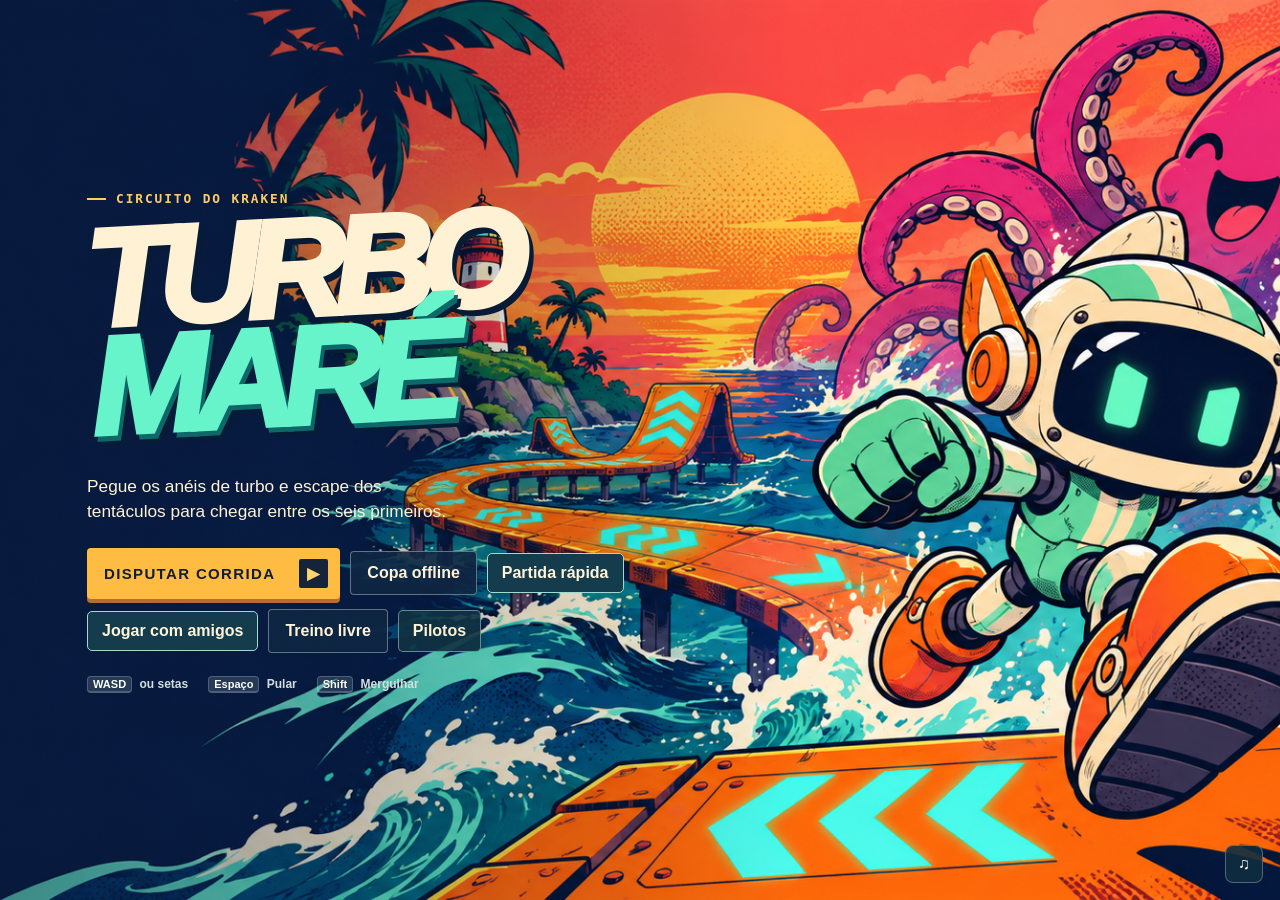
<file: src/index.html>
<!doctype html>
<html lang="pt-BR">
<head>
<meta charset="utf-8">
<meta name="viewport" content="width=device-width,initial-scale=1,maximum-scale=1,viewport-fit=cover">
<meta name="theme-color" content="#102a3a">
<!-- PWA: head -->
<title>Turbo Maré | Corrida 3D</title>
<link rel="stylesheet" href="game.css">
</head>
<body data-mode="menu">
<div id="scene"><canvas id="world" aria-label="Pista de corrida em 3D"></canvas></div>
<main id="menu"><img id="cover-art" alt="" src="art/capa.png">
  <div class="menu-inner">
    <div class="eyebrow">Circuito do Kraken</div>
    <h1>TURBO<span>MARÉ</span></h1>
    <p>Pegue os anéis de turbo e escape dos tentáculos para chegar entre os seis primeiros.</p>
    <div class="menu-buttons"><button class="primary" id="play">Disputar corrida <span aria-hidden="true">▶</span></button><button class="secondary" id="offline-cup">Copa offline</button><button id="quick">Partida rápida</button><button id="friends">Jogar com amigos</button><button id="practice">Treino livre</button><button id="crew-open">Pilotos</button></div>
    <div class="menu-foot"><span><kbd>WASD</kbd> ou setas</span><span><kbd>Espaço</kbd> Pular</span><span><kbd>Shift</kbd> Mergulhar</span></div>
    <div class="app-tools"><button type="button" id="install-game" aria-controls="install-help" hidden>Instalar jogo</button><span id="offline-state" role="status" hidden>Pronto para jogar offline</span></div>
    <div id="install-help" hidden>No Safari, toque em Compartilhar e depois em Adicionar à Tela de Início.</div>
  </div>
</main>
<dialog id="room" aria-labelledby="room-title">
  <form id="room-form">
    <div class="eyebrow" id="room-series">Copa das Marés</div>
    <h2 id="room-title">Jogar com amigos</h2>
    <p id="room-status" role="status"></p>
    <label id="room-nick-label" for="room-nick">Seu apelido<input id="room-nick" maxlength="18" placeholder="Piloto" autocomplete="nickname"></label>
    <button id="room-enter" type="submit" class="primary">Criar sala</button>
  </form>
  <div id="room-invite" hidden><label for="room-url">Link do convite</label><div class="invite-row"><input id="room-url" readonly><button id="room-copy" type="button">Copiar link</button></div></div>
  <ol id="room-list"></ol>
  <table id="cup-board" hidden aria-label="Pontuação da Copa das Marés"><thead><tr><th scope="col">Piloto</th><th scope="col">Baía</th><th scope="col">Estaleiro</th><th scope="col" id="cup-farol-column">Farol</th><th scope="col">Total</th></tr></thead><tbody id="cup-rows"></tbody></table>
  <details id="cup-rules" hidden><summary>Como pontuar</summary><p>Do 1º ao 6º lugar, as provas valem 10, 8, 6, 4, 2 e 1 ponto. Quem chega primeiro fica à frente. Ao acabar o tempo, quem alcançou um checkpoint também pontua pela distância percorrida. Em caso de empate na soma, vale a pontuação da última prova.</p></details>
  <div class="room-actions"><button id="room-start" class="primary" hidden>Largar</button><button id="room-bots" hidden>Correr com bots</button><button id="room-leave">Voltar</button></div>
</dialog>
<dialog id="race-exit" aria-labelledby="exit-title"><h2 id="exit-title">Sair da corrida?</h2><p id="exit-info"></p><div class="room-actions"><button id="race-stay" class="primary">Continuar</button><button id="race-leave">Sair da sala</button></div></dialog>
<section id="dock" aria-label="Escolha do piloto" hidden>
  <button id="crew-back" class="secondary">‹ Menu</button>
  <div class="crew-card">
    <div class="crew-choose"><button id="crew-prev" aria-label="Piloto anterior">‹</button><h2 id="crew-name">Lontra</h2><button id="crew-next" aria-label="Próximo piloto">›</button></div>
    <label for="crew-motion">Animação <select id="crew-motion"><option value="idle">Em repouso</option><option value="run">Corrida</option><option value="jump">Salto</option><option value="dive">Mergulho</option></select></label>
    <button class="primary" id="crew-use">Usar piloto <span aria-hidden="true">✓</span></button>
  </div>
</section>
<div id="hud" hidden>
  <div class="hud-top">
    <div class="hud-box"><small>Posição</small><strong id="place">1º</strong><span id="field-size">/ 10</span></div>
    <div class="hud-box track-hud"><small><span id="progress-name">Circuito do Kraken</span><span id="percent">0%</span></small><div class="rail"><span id="fill"></span><i style="left:27%"></i><i style="left:63%"></i></div></div>
    <div class="right-hud">
      <div class="hud-box"><small>Tempo</small><strong id="time">1:30</strong></div>
      <div class="hud-box"><small>Vagas</small><strong id="slots">6 / 6</strong></div>
      <button class="icon" id="pause" aria-label="Pausar" title="Pausar (Esc)">Ⅱ</button>
    </div>
  </div>
  <div id="stage"><span id="cup-leg" hidden></span><span id="sector">Píer de largada</span> <b id="ring-score">◎ 0/4</b></div>
  <details id="room-ranks" hidden><summary>Classificação</summary><ol id="race-list"></ol></details>
  <div id="count" hidden></div><div id="toast" role="status" hidden></div>
</div>
<div id="settings"><button class="icon" id="sound" aria-label="Desativar som" title="Desativar som">♫</button></div>
<div id="touch" hidden>
  <div id="move-zone" aria-label="Direção: toque e arraste em qualquer ponto da metade esquerda"></div>
  <div id="action-zone" aria-label="Ação: um toque pula, dois toques mergulham"><p id="action-hint"><b>1 toque</b> pula<br><b>2 toques</b> mergulha</p></div>
  <div id="stick" aria-hidden="true"><div id="nub"></div></div>
</div>
<div id="celebrate" aria-hidden="true"></div>
<section id="modal" role="dialog" aria-modal="true" aria-labelledby="modal-title" hidden>
  <div class="card">
    <div class="eyebrow" id="modal-tag">Circuito do Kraken</div>
    <h2 id="modal-title"></h2>
    <p id="modal-text"></p>
    <table class="offline-board" id="offline-board" hidden aria-label="Pontuação acumulada da Copa"><thead><tr><th scope="col">Piloto</th><th scope="col">Baía</th><th scope="col">Estaleiro</th><th scope="col">Farol</th><th scope="col">Total</th></tr></thead><tbody id="offline-rows"></tbody></table>
    <label id="quality-row" for="quality">Detalhe gráfico <select id="quality"><option value="auto">Automático</option><option value="high">Alto</option><option value="light">Leve</option></select></label>
    <div class="card-actions">
      <button class="primary" id="modal-main"></button>
      <button class="secondary" id="modal-restart">Reiniciar</button>
      <button class="secondary" id="modal-menu">Menu</button>
    </div>
  </div>
</section>
<p class="card" id="error" hidden></p>
<img id="bay-art" hidden alt="" src="art/baia.png">
<!-- PWA: install -->
<script src="cup.js"></script>
<script src="rooms.js"></script>
<script src="farol.js"></script>
<script src="game.js"></script>
</body>
</html>
</file>
<file: src/game.css>
:root{color-scheme:dark;--ink:#102a3a;--cream:#fff8e7;--lime:#e1ff74;--mint:#64f2cb;--glass:rgba(12,38,53,.84);font-family:"Segoe UI",Arial,sans-serif}
*{box-sizing:border-box}
html,body{margin:0;width:100%;height:100%;overflow:hidden;background:#102a3a}
body{touch-action:none;user-select:none}
button{font:inherit;cursor:pointer;border:0;color:inherit}
button:focus-visible{outline:3px solid #fff;outline-offset:4px}
[hidden]{display:none!important}
.app-tools{display:flex;align-items:center;gap:8px 15px;flex-wrap:wrap;color:#e6eeeb;font-size:12px;font-weight:650}
.app-tools:has(> :not([hidden])){margin-top:12px}
.app-tools button{color:#fbf5df;background:#15374ae8;border:1px solid #94c8bc;border-radius:5px;padding:7px 13px;font:inherit;cursor:pointer}
.app-tools button:focus-visible{outline:2px solid #ffbc42;outline-offset:2px}
#offline-state::before{content:"";display:inline-block;width:7px;height:7px;margin-right:6px;background:#8cf0ba;border-radius:50%}
#install-help{max-width:330px;margin-top:6px;background:#102a3aeb;color:#fff2d8;padding:8px 10px;border-radius:5px;font-size:13px}
#quick,#friends,#room-copy,#room-bots,#room-leave,#race-leave{border:1px solid #9edbcd;border-radius:5px;background:#143c4c;color:#fff4d9;padding:10px 14px;font-weight:750}
#room,#race-exit{box-sizing:border-box;width:min(430px,94vw);max-height:90dvh;overflow:auto;border:1px solid #8ad7bf;border-radius:16px;padding:clamp(18px,4vw,30px);background:#103644;color:#fff1d7;box-shadow:0 18px 65px #051c35aa}
#room::backdrop,#race-exit::backdrop{background:#071c30a8}
#room h2,#race-exit h2{font-size:clamp(25px,5vw,34px);line-height:1.1;margin:12px 0}
#room p,#race-exit p{line-height:1.4;color:#d2e6e3;margin:9px 0 17px}
#room label{display:block;font-weight:750;font-size:13px}
#room input{box-sizing:border-box;display:block;width:100%;min-width:0;font:inherit;font-size:16px;background:#092a36;color:#fff1d7;border:1px solid #64a69f;border-radius:5px;padding:9px 10px;margin:4px 0 10px}
#room .invite-row,.room-actions{display:flex;align-items:center;gap:8px;flex-wrap:wrap}
#room .invite-row{flex-wrap:nowrap;margin:4px 0 8px}
#room .invite-row input{margin:0;flex:1}#room-copy{white-space:nowrap}
#room-list,#race-list{list-style:none;margin:10px 0 16px;padding:0}
#room-list:empty{display:none}#room-list li{display:flex;align-items:center;justify-content:space-between;gap:8px;border-bottom:1px solid #91d9c936;padding:6px 0}
#room-list li span{font-size:12px;color:#abe4d6}
#cup-board{width:100%;margin:12px 0 18px;border-collapse:collapse;font-variant-numeric:tabular-nums}
#cup-board th,#cup-board td{text-align:right;padding:8px 4px;border-bottom:1px solid #91d9c936}
#cup-board thead th{font-size:12px;color:#b9dbd5}
#cup-board tr>:first-child{text-align:left;overflow-wrap:anywhere}
#cup-board tbody tr:first-child{color:#ffe6a0}
#cup-board tbody td:last-child{font-weight:800}
.offline-board{width:100%;border-collapse:collapse;margin:4px 0 13px;font-size:.81rem;font-variant-numeric:tabular-nums}
.offline-board :is(td,th){padding:4px;text-align:right;border-bottom:1px solid #91d9c936}
.offline-board tr>:first-child{text-align:left}
.offline-board tr:first-child th,.offline-board td:last-child{color:#ffe6a0}
#modal .card{max-height:calc(100dvh - 28px);overflow-y:auto}
#cup-rules{margin:12px 0 16px;color:#beded5;font-size:13px}
#cup-rules summary{cursor:pointer}
#cup-leg{color:#ffe6a0;margin-right:.45em}
@media(min-width:621px){#cup-leg{display:none}}
#room-ranks{position:absolute;top:76px;right:12px;max-width:min(250px,65vw);background:#102e40ed;border:1px solid #94cbb982;border-radius:6px;padding:6px 9px;font-size:12px;color:#fff2d8;pointer-events:auto}
#room-ranks summary{cursor:pointer;font-weight:750}#race-list{margin:6px 0 0}#race-list li{padding:2px 0}
@media(max-width:620px){.menu-buttons #friends,.menu-buttons #quick{padding:9px}#room-ranks{top:65px}}
#scene{position:absolute;inset:0;background:linear-gradient(180deg,#24426d 0%,#8274a9 34%,#f4a68f 64%,#ffd5a7 84%,#f9be99 100%);overflow:hidden}
#scene::before{content:"";position:absolute;inset:0;background:radial-gradient(circle at 73% 42%,#fff8c8 0 5.9%,#ffddaa 6% 7%,#ffdcb96b 9%,transparent 25%);pointer-events:none}
body:not([data-mode=menu]) #scene{background:linear-gradient(180deg,#24426d,#7875a6 17%,#eda48e 40%,#ffd5a7)}
body:not([data-mode=menu]) #scene::before{background:radial-gradient(circle at 74% 22%,#fff8c8 0 4.8%,#ffddaa 5% 5.8%,#ffdcb96b 7%,transparent 19%)}
#world{position:absolute;inset:0;width:100%;height:100%;display:block;outline:0}
@media(max-aspect-ratio:9/10){.menu-inner{transform:translateY(-5vh)}body:not([data-mode=menu]) #scene::before{background-position:0 6vh;background-repeat:no-repeat}}
#menu{position:absolute;inset:0;display:grid;align-items:center;pointer-events:none;background:linear-gradient(90deg,#0b2638f5 0%,#102a3ae0 22%,#102a3a84 48%,transparent 72%),linear-gradient(0deg,#092432b0,transparent 32%)}
.menu-inner{width:min(580px,93%);margin-left:clamp(24px,8vw,132px);pointer-events:auto;padding-bottom:2vh}
.eyebrow{color:var(--mint);font-size:12px;font-weight:800;letter-spacing:.21em;text-transform:uppercase;display:flex;align-items:center;gap:10px}
.eyebrow::before{content:"";width:19px;height:2px;background:currentColor;display:inline-block}
h1{font-family:"Arial Black","Segoe UI Black",Impact,sans-serif;font-weight:1000;font-style:italic;font-size:clamp(79px,11.3vw,176px);line-height:.77;letter-spacing:-.11em;margin:23px 0 29px -6px;color:var(--cream);text-shadow:4px 6px 0 #0d3f4e}
h1 span{display:block;color:var(--mint);text-shadow:4px 6px 0 #116673}
.menu-inner p{color:#e6f0ed;font-size:clamp(15px,1.55vw,20px);line-height:1.48;margin:0 0 27px;max-width:330px;font-weight:500}
.primary{display:inline-flex;gap:24px;align-items:center;justify-content:space-between;background:var(--lime);color:#182d31;padding:12px 14px 12px 19px;min-width:216px;font-size:15px;font-weight:900;text-transform:uppercase;letter-spacing:.09em;border-radius:9px;box-shadow:0 5px 0 #859e3a;transition:transform .15s,background .15s}
.primary:hover{background:#efffa6;transform:translateY(-2px)}
.primary:active{transform:translateY(3px)}
.primary span{font-size:16px;line-height:29px;text-align:center;background:#122c31;color:var(--lime);width:29px;height:29px;border-radius:5px}
.menu-foot{display:flex;flex-wrap:wrap;gap:8px 20px;color:#d5e1df;font-size:12px;margin-top:24px;font-weight:650}
kbd{font-family:inherit;background:#e9fff123;border:1px solid #e9fff132;border-bottom-width:2px;border-radius:4px;padding:1px 5px;color:#f9fff3;margin-right:4px;font-size:.92em;white-space:nowrap}
.icon{background:#102d40e5;border:1px solid #e4fff34c;border-radius:8px;min-width:38px;height:38px;font-size:16px;font-weight:900;display:grid;place-items:center}
.icon:hover,.secondary:hover{background:#245061}
#settings{display:flex;gap:7px;position:absolute;right:max(17px,env(safe-area-inset-right));bottom:max(17px,env(safe-area-inset-bottom));z-index:4}
#hud{position:absolute;inset:0;pointer-events:none;color:white;z-index:4}
.hud-top{position:absolute;left:clamp(12px,3vw,44px);right:clamp(12px,3vw,44px);top:max(13px,env(safe-area-inset-top));display:flex;align-items:flex-start;justify-content:space-between;gap:8px}
.hud-box{background:var(--glass);border:1px solid #e0fff442;border-radius:10px;padding:10px 13px;box-shadow:0 3px 14px #10334438;font-variant-numeric:tabular-nums}
.hud-box small{color:#aae5db;text-transform:uppercase;letter-spacing:.11em;font-size:10px;font-weight:850;display:block;margin-bottom:2px}
.hud-box strong{font-size:21px;font-weight:900;line-height:1.05}
.track-hud{min-width:min(31vw,305px)}
.track-hud small{display:flex;justify-content:space-between;gap:4px;color:var(--cream)}
.rail{background:#e1fff036;height:6px;border-radius:20px;margin:8px 1px 2px;position:relative}
.rail span{height:100%;width:0;display:block;background:var(--mint);border-radius:20px;transition:width .13s linear}
.rail i{background:#fffff2;position:absolute;top:1px;width:4px;height:4px;border-radius:50%}
.right-hud{display:flex;gap:7px;text-align:center}
#pause{pointer-events:auto;height:100%;min-height:47px}
#toast{position:absolute;left:50%;top:20%;transform:translateX(-50%);padding:8px 15px;background:#123442ee;border:1px solid #a8e8c5;color:var(--lime);border-radius:7px;font-weight:850;font-size:13px;white-space:nowrap}
#count{position:absolute;left:50%;top:40%;transform:translate(-50%,-50%) rotate(-6deg);font-size:clamp(74px,14vw,155px);font-weight:1000;font-style:italic;line-height:1;color:var(--lime);text-shadow:5px 6px #182944,0 0 24px #0d37436b}
#touch{display:none;position:absolute;inset:0;pointer-events:none;z-index:3}
#move-zone,#action-zone{position:absolute;top:0;bottom:0;pointer-events:auto;touch-action:none;-webkit-touch-callout:none;-webkit-tap-highlight-color:transparent}
#move-zone{left:0;width:50%}
#action-zone{right:0;width:50%}
#stick{position:absolute;left:max(18px,env(safe-area-inset-left));bottom:max(21px,env(safe-area-inset-bottom));width:112px;height:112px;border:2px solid #e1fff39e;border-radius:50%;background:#102d4080;pointer-events:none;opacity:.55;transition:opacity .15s}
#stick.active{opacity:1;bottom:auto;transition:none}
#nub{position:absolute;width:45px;height:45px;left:50%;top:50%;transform:translate(-50%,-50%);border-radius:50%;background:#d3ffeed9;box-shadow:0 3px 0 #61968f}
#action-hint{position:absolute;right:max(16px,env(safe-area-inset-right));bottom:max(74px,calc(env(safe-area-inset-bottom) + 60px));margin:0;padding:8px 12px;border:1px solid #e1fff35e;border-radius:8px;background:#142e4399;color:#fff8e7;font-size:11px;line-height:1.5;text-align:right;text-transform:uppercase;letter-spacing:.06em;pointer-events:none;opacity:.8;transition:opacity .6s}
#action-hint b{color:var(--lime)}
#touch.learned #action-hint{opacity:0}
.tap-ring{position:absolute;width:74px;height:74px;margin:-37px 0 0 -37px;border:3px solid var(--lime);border-radius:50%;pointer-events:none;animation:tap-ring .35s ease-out forwards}
.tap-ring.dive{border-color:var(--mint);border-width:5px}
@keyframes tap-ring{from{transform:scale(.45);opacity:.95}to{transform:scale(1.25);opacity:0}}
@media(pointer:coarse){#touch:not([hidden]){display:block}.menu-foot{display:none}}
#modal{position:absolute;inset:0;display:grid;place-items:center;background:#071f30b8;z-index:6;padding:14px}
.card{width:min(420px,100%);border-radius:17px;border:1px solid #b8f9dc62;background:#112f42;padding:clamp(20px,5vw,34px);box-shadow:0 12px 50px #061b30a0}
.card h2{margin:8px 0 9px;font-weight:950;font-size:clamp(32px,7vw,51px);line-height:.98;letter-spacing:-.06em;color:var(--cream)}
.card p{margin:11px 0 24px;color:#d5ece8;line-height:1.5}
.card-actions{display:flex;gap:13px 8px;flex-wrap:wrap;align-items:center}
.secondary{background:#234453;border:1px solid #90d4c769;border-radius:7px;font-weight:750;padding:11px}
#error{position:absolute;z-index:9;left:50%;top:50%;transform:translate(-50%,-50%);margin:0}
@media(max-width:620px){#menu{background:linear-gradient(90deg,#092536e8,#09253676 72%,#09253626),linear-gradient(0deg,#092432c1,transparent 34%)}.menu-inner{margin-left:22px}.hud-top{gap:4px}.hud-box{padding:7px}.hud-box strong{font-size:17px}.hud-box small{font-size:8px}.right-hud{gap:4px}#pause{min-width:30px;min-height:38px}.track-hud{min-width:22vw}#progress-name{display:none}.menu-foot{gap:8px 10px}h1{font-size:clamp(71px,16vw,122px)}}
@media(max-height:540px){.menu-inner{padding-top:8px}h1{font-size:clamp(62px,16vh,100px);margin:12px 0 15px}.menu-inner p{margin-bottom:14px}.menu-foot{margin-top:13px}#stick{width:91px;height:91px}#actions{bottom:20px;right:65px}}

:root{--lime:#ffbf46;--mint:#69f5ce;--cream:#fff1d3}
#menu{isolation:isolate;overflow:hidden;background:#071a3d}
#menu::before{content:"";position:absolute;z-index:-2;inset:0;background:var(--cover) center/cover no-repeat}
#menu::after{content:"";position:absolute;z-index:-1;inset:0;background:linear-gradient(90deg,#08193475,transparent 62%)}
.menu-inner{margin-left:clamp(24px,6.8vw,110px);width:min(550px,87vw)}
.eyebrow{font-family:Consolas,monospace;font-weight:850;font-size:clamp(11px,1vw,14px);color:#ffca69;letter-spacing:.15em}
h1{font-size:clamp(86px,10.8vw,175px);line-height:.78;letter-spacing:-.088em;transform:rotate(-3deg);transform-origin:left center;text-shadow:4px 6px #071b36;margin:22px 0 30px}
h1 span{color:#68f4ca;text-shadow:3px 5px #0e686a,6px 9px #071c35}
.menu-inner p{color:#fff3d6;font-size:clamp(15px,1.35vw,19px);max-width:370px;margin-bottom:23px}
.menu-buttons{display:flex;align-items:center;gap:10px;flex-wrap:wrap}
.primary{background:#ffbc42;color:#101d34;border-radius:4px;box-shadow:0 4px #ba6c30;min-width:191px;padding:11px 12px 11px 17px;font-weight:900}
.primary:hover{background:#ffd077}.primary span{background:#16243b;color:#ffd56c;border-radius:2px}
#practice,.secondary{background:#102744e8;color:#fff3d7;border:1px solid #b1c3c880;padding:12px 16px;border-radius:4px;font-weight:730}
#practice:hover{background:#23485d}.menu-foot{color:#d5dedd;font-size:12px}
.hud-box{border-radius:5px;border:1px solid #f2e1ba6b;background:#0e2343ed;box-shadow:2px 3px 0 #12223d6b}
.hud-box strong{color:#fff3cf}.hud-box small{color:#ffd27a}.rail span{background:#ffbb4c}
#stage{position:absolute;left:clamp(12px,3vw,44px);bottom:max(18px,env(safe-area-inset-bottom));color:#fff2cc;border-left:4px solid #ffbc42;padding:8px 13px;background:#102344eb;border-radius:2px;font-size:13px;font-weight:750}
#stage b{color:#71f1cf;margin-left:10px;font-variant-numeric:tabular-nums}
#hud::before{content:"";position:absolute;inset:0;opacity:0;transition:opacity .15s;box-shadow:inset 0 0 90px #4fffff5c}
body[data-turbo="on"] #hud::before{opacity:1}
.card{background:#102444;border-color:#eec385;border-radius:8px;box-shadow:7px 7px #09203999}
#scene,body:not([data-mode=menu]) #scene{background:linear-gradient(#51568e 0%,#f07672 19%,#ffb567 37%,#ffdf91 58%,#f5b790 100%)}
@media(max-aspect-ratio:9/10){#menu::before{background-size:auto 64%;background-position:78% top}#menu::after{background:linear-gradient(0deg,#091a37 25%,#091a37f3 40%,transparent 65%)}#menu{align-items:end}.menu-inner{margin:0 20px max(35px,7vh);transform:none}.menu-inner h1{font-size:clamp(63px,15.5vw,105px);margin:12px 0 16px}.menu-inner p{font-size:15px;margin-bottom:15px}.menu-foot{margin-top:14px}#practice{padding:10px}.menu-buttons{gap:8px}.primary{min-width:166px}}
@media(pointer:coarse){#stage{top:70px;bottom:auto;font-size:10px;padding:4px 7px}}
@media(max-height:530px) and (min-aspect-ratio:1/1){h1{font-size:clamp(55px,17vh,80px);margin:10px 0}.menu-inner p{margin-bottom:11px}.menu-foot{margin-top:12px}}



#cover-art{position:absolute;inset:0;width:100%;height:100%;object-fit:cover;object-position:center;z-index:-2}
#menu::before{display:none}
@media(max-aspect-ratio:9/10){#cover-art{height:65%;object-position:76% 50%}}
@keyframes confetti-fall{from{transform:translateY(-6vh) rotate(0)}to{transform:translateY(108vh) rotate(470deg)}}
#celebrate{position:fixed;inset:0;overflow:hidden;pointer-events:none;z-index:7}
#celebrate i{position:absolute;top:-2vh;width:7px;height:13px;background:#6ef4cb;animation:confetti-fall 2.2s ease-in both}
@media(prefers-reduced-motion:reduce){#celebrate{display:none}}


.hud-top{top:max(20px,env(safe-area-inset-top));left:clamp(15px,2vw,36px);right:clamp(15px,2vw,36px);align-items:flex-start}
.hud-box{background:linear-gradient(140deg,#103641f4,#102a38f2);border:1px solid #cce8dd8c;border-radius:10px;box-shadow:0 4px 13px #122f383b;color:#ffefd4}
.hud-box small{font-family:"Segoe UI",sans-serif;font-size:10px;letter-spacing:.13em;color:#a6e2d4}
.hud-top>.hud-box:first-child{position:relative;padding:9px 22px 11px 17px;min-width:106px;border-bottom:3px solid #ffd474}
#place{font-size:36px;font-style:italic;font-weight:900;letter-spacing:-.065em;color:#fff1cb}
#field-size{font-size:14px;color:#a6c8c4;margin-left:6px;font-weight:750}
.track-hud{position:absolute;left:50%;transform:translateX(-50%);width:clamp(180px,23vw,340px);padding:10px 14px 11px}
.track-hud small{color:#f5ebd3}.track-hud #percent{color:#63edcf}.rail{height:5px}.rail span{background:#63edcf}
.right-hud{border:1px solid #cce8dd8c;border-radius:10px;overflow:hidden;background:#153646f2;box-shadow:0 4px 13px #122f383b;gap:0;align-items:stretch}
.right-hud .hud-box{border:0;border-right:1px solid #c6e8d32e;border-radius:0;background:none;box-shadow:none;padding:9px 13px}
.right-hud .hud-box strong{font-size:22px;letter-spacing:-.045em;color:#fff2d3}
#pause{border:0;border-radius:0;background:#25495770;min-width:34px;font-size:15px}
#stage{border:1px solid #cce8dd70;border-left:3px solid #6af0ce;background:#113742ed;border-radius:6px;font-size:12px;padding:8px 12px;letter-spacing:.012em}
#stage b{border-left:1px solid #91c9b86b;padding-left:11px;font-variant-numeric:tabular-nums}
@media(max-width:620px){.hud-top{top:12px;left:10px;right:10px}.hud-top>.hud-box:first-child{min-width:66px;padding:6px 9px}#place{font-size:25px}#field-size{font-size:10px;margin-left:3px}.track-hud{min-width:0;width:clamp(70px,20vw,110px);left:45%;padding:8px}.hud-box small{font-size:8px}.right-hud .hud-box{padding:6px}.right-hud .hud-box strong{font-size:15px}#pause{min-width:24px}.track-hud small{justify-content:center}}
@media(pointer:coarse){#stage{padding:4px 7px;font-size:10px}}

#quality-row{display:flex;align-items:center;justify-content:space-between;margin:0 0 20px;color:#d7e9e1;font-size:14px;font-weight:650}#quality{font:inherit;color:#fff1d2;background:#173a48;border:1px solid #729690;border-radius:5px;padding:6px 9px}

#crew-open,#crew-motion{font:inherit;color:#fff1d2;background:#113342e8;border:1px solid #a6c2b99c;padding:11px 14px;border-radius:5px;font-weight:700}
#crew-open:hover,#crew-motion:hover{background:#245061}
#dock{position:absolute;inset:0;pointer-events:none;background:linear-gradient(0deg,#051f3880,transparent 23%);color:#fff1d3}
#crew-back{position:absolute;left:20px;top:20px;pointer-events:auto}
.crew-card{pointer-events:auto;position:absolute;left:50%;bottom:clamp(10px,2.5vh,24px);transform:translateX(-50%);display:flex;align-items:center;gap:16px;background:#103340f2;padding:12px 14px;border:1px solid #b5dfcf88;border-radius:9px;box-shadow:0 4px 15px #0e314050}
.crew-choose{display:flex;align-items:center;gap:7px}
.crew-choose h2{margin:0;min-width:108px;text-align:center;font-size:22px;color:#fff0cc}
.crew-choose button{width:34px;height:34px;background:#284e5d;border-radius:4px;font-size:24px;font-weight:700}
.crew-card label{display:grid;gap:2px;font-size:10px;letter-spacing:.08em;text-transform:uppercase;color:#aae4cc}
#crew-motion{font-size:13px;padding:5px;letter-spacing:0}
.crew-card .primary{min-width:146px;font-size:12px}
@media(max-width:620px){.crew-card{gap:7px;flex-wrap:wrap;justify-content:center;width:min(94%,390px)}.crew-choose h2{min-width:85px}.crew-card .primary{min-width:130px;padding:6px 10px}.menu-buttons #crew-open{padding:9px}.crew-card label{display:block}.crew-card label select{margin-left:3px}}
@media(max-height:460px){.crew-card{padding:6px 11px;bottom:5px}.crew-card .primary{padding:5px 10px}}
</file>
